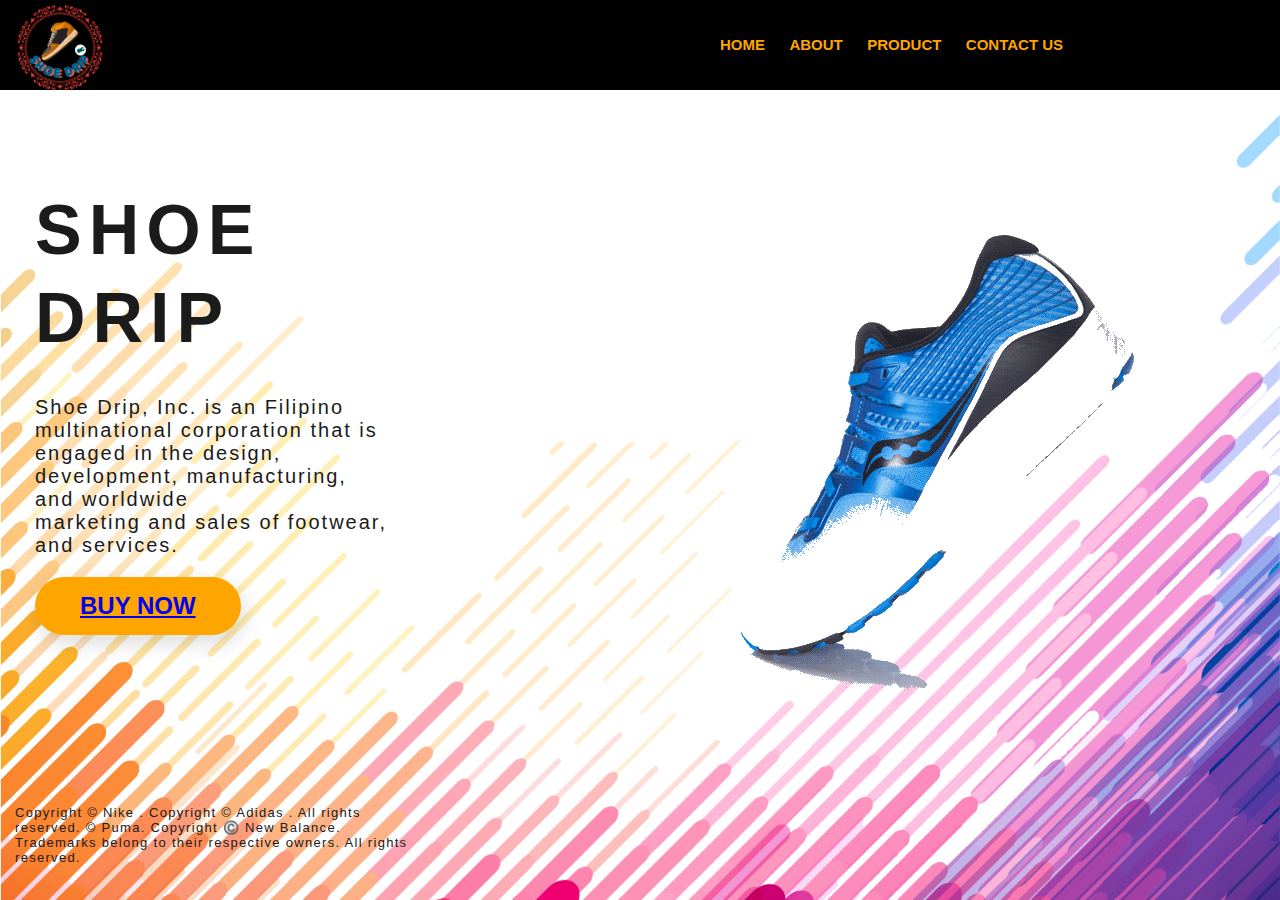
<file: index.html>
<!DOCTYPE html>
<html>
<head>
	<title>Shoe Drip</title>
	<link rel="stylesheet" type="text/css" href="index.css">
</head>
<body>
<div class="container">

         <div class="navbar">
            <img src="logo.png" class="logo">
             <nav>
                 <div class="menu">
                <ul>
                    <li><a href="index.html">Home</a></li>
                    <li><a href="about.html">About</a></li>
                    <li><a href="product.html">Product</a></li>
                    <li><a href="contact.html">Contact Us</a></li>
                </ul>
            </div>
             </nav>
             <a href=""><i class="fa cart fa-cart-plus"></i></a>
         </div>
         <div class="content">
             <h1>Shoe Drip <span class="style"></span></h1>
             <h3>Shoe Drip, Inc. is an Filipino multinational corporation that is <br>engaged in the design, development, manufacturing,<br>and worldwide <br>marketing and sales of footwear, and services. 
            </h3>
             
            <div class="text">
                <button class="btn"><a href="product.html">Buy Now</a></button>
            </div>       
        </div>
        <div class = "image">
        <img src="nike.gif">
     </div>

   <div class= "copywrite">
<p>Copyright © Nike . Copyright © Adidas . All rights reserved. © Puma. Copyright ©️ New Balance. Trademarks belong to their respective owners. All rights reserved.</p>
   </div>
</body>
</html>
</file>
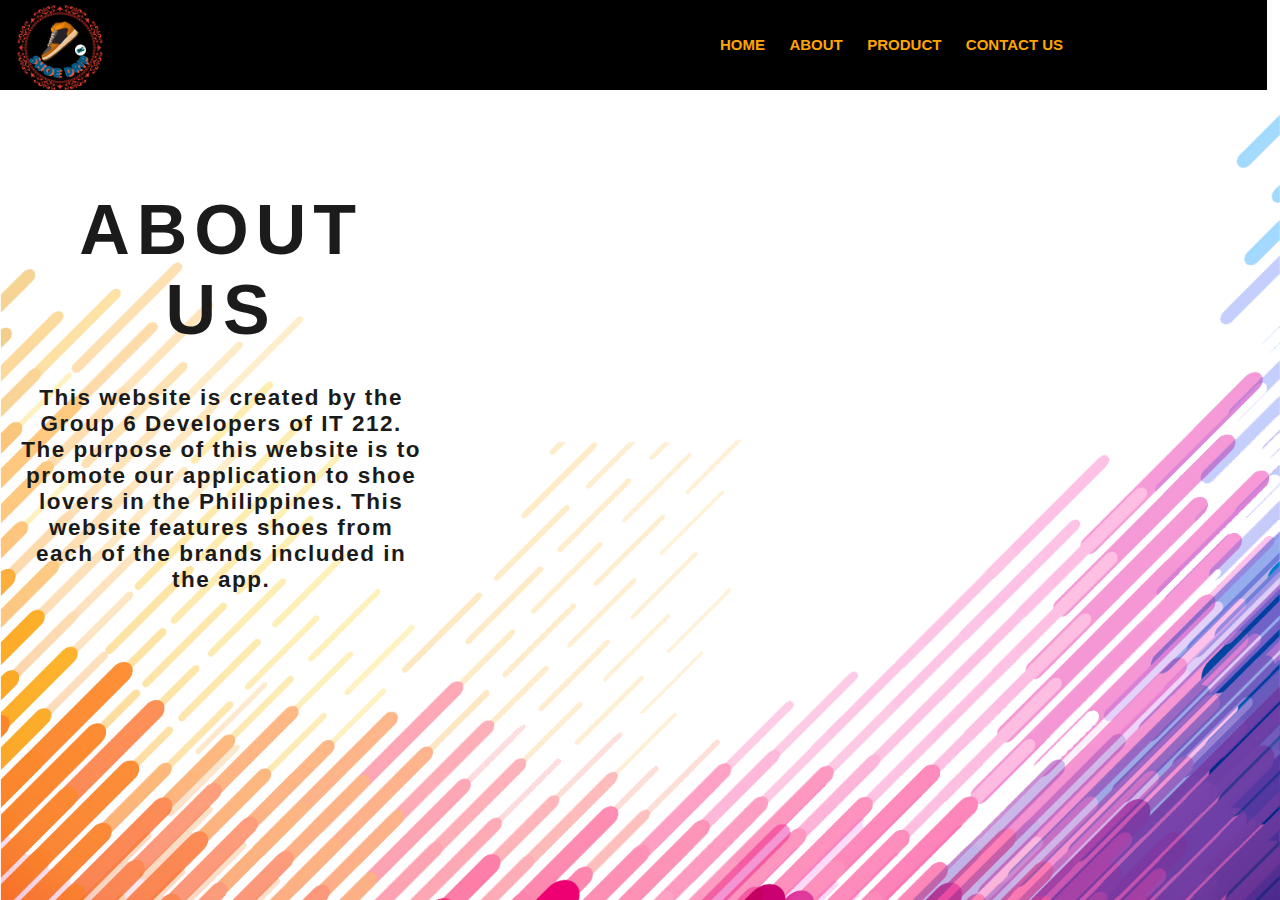
<file: about.html>
<!DOCTYPE html>
<html>
<head>
	<title>Shoe Drip</title>
	<link rel="stylesheet" type="text/css" href="aboutcss.css">
</head>
<body>
<div class="container">
         <div class="navbar">
            <img src="logo.png" class="logo">
             <nav>
                 <div class="menu">
                <ul>
                    <li><a href="index.html">Home</a></li>
                    <li><a href="about.html">About</a></li>
                    <li><a href="product.html">Product</a></li>
                    <li><a href="contact.html">Contact Us</a></li>
                </ul>
            </div>
             </nav>
             <a href=""><i class="fa cart fa-cart-plus"></i></a>
         </div>
         <div class="content">
             <center><h1>About Us</h1></center>
             <p><h2> This website is created by the Group 6 Developers of IT 212. The purpose of this website is to promote our application to shoe lovers in the Philippines. This website features shoes from each of the brands included in the app. 
            </p></h2></h2></center>
             
            <div class="text">
            </div>       
        </div>
      
     </div>
</body>
</html>
</file>
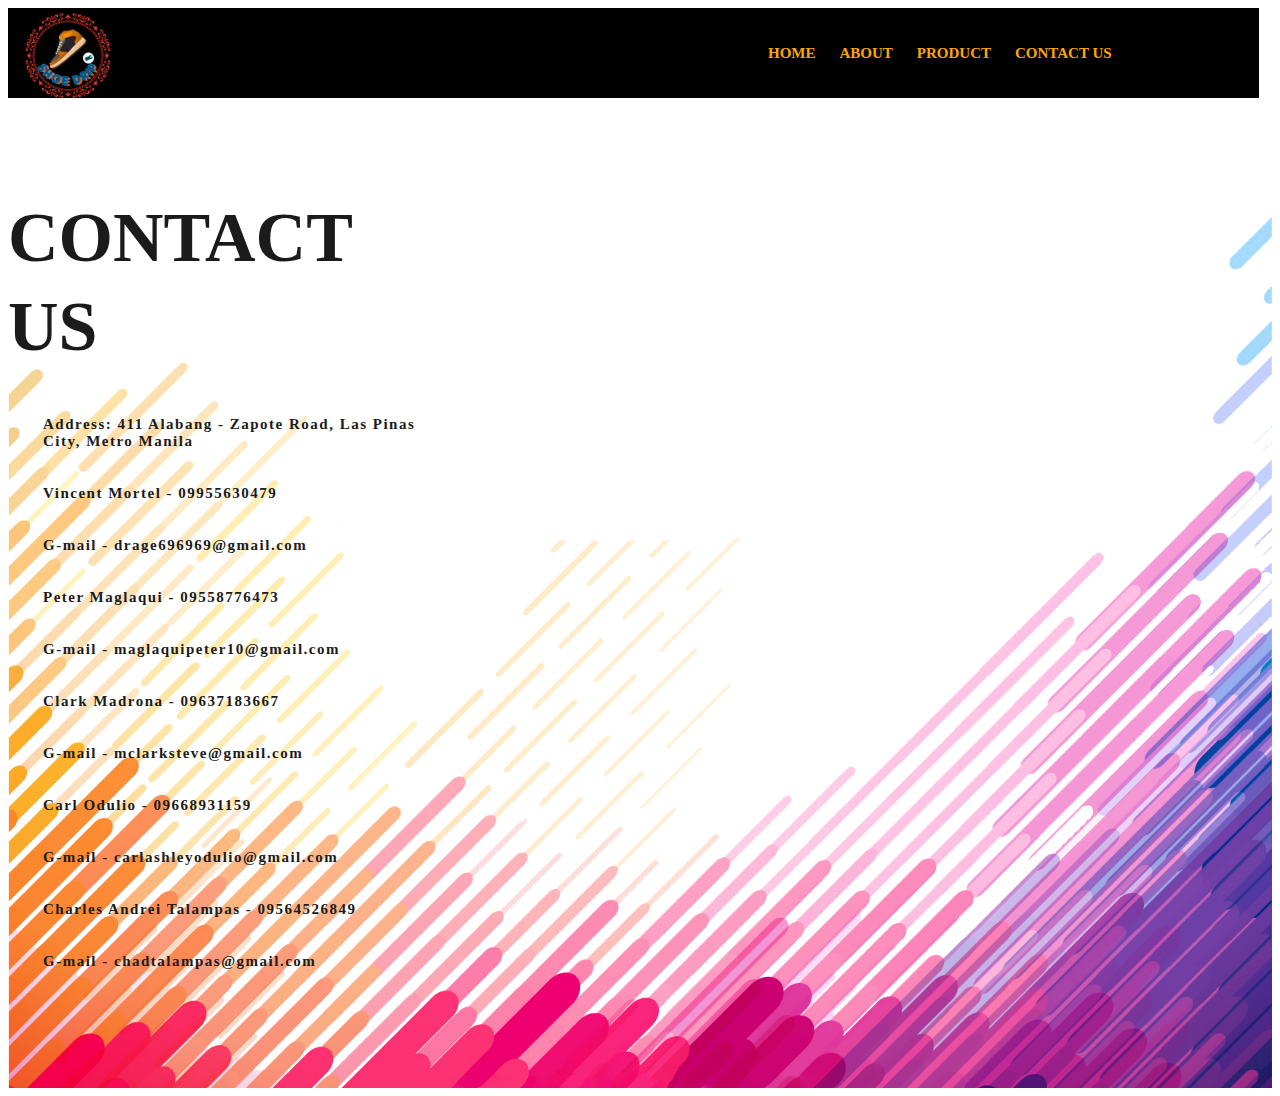
<file: contact.html>
<!DOCTYPE html>
<html>
<head>
	<title>Shoe Drip</title>
	<link rel="stylesheet" type="text/css" href="contact.css">
</head>
<body>
</video>
<div class="container">
         <div class="navbar">
            <img src="logo.png" class="logo">
             <nav>
                 <div class="menu">
                <ul>
                    <li><a href="home.html">Home</a></li>
                    <li><a href="about.html">About</a></li>
                    <li><a href="product.html">Product</a></li>
                    <li><a href="contact.html">Contact Us</a></li>
                </ul>
            </div>
             </nav>
             <a href=""><i class="fa cart fa-cart-plus"></i></a>
         </div>
         <div class="content">
             <h1>Contact Us <span class="style"></span></h1>
             <p>Address: 411 Alabang - Zapote Road, Las Pinas City, Metro Manila <br> 
            </p>
            <p>Vincent Mortel - 09955630479</p>
            <p>G-mail - drage696969@gmail.com</p>
            <p>Peter Maglaqui - 09558776473 </p> 
            <p>G-mail - maglaquipeter10@gmail.com</p>
            <p>Clark Madrona - 09637183667 </p>
            <p>G-mail - mclarksteve@gmail.com</p>
            <p>Carl Odulio - 09668931159 </p>
            <p>G-mail - carlashleyodulio@gmail.com</p>
            <p>Charles Andrei Talampas - 09564526849</p>
            <p>G-mail - chadtalampas@gmail.com</p>
            </div>       
            <embed id="video" style="width:360px; height:250px;" src="https://www.youtube.com/embed/LImdbukzcUg"></embed>
</div>

</body>
</html>
</file>
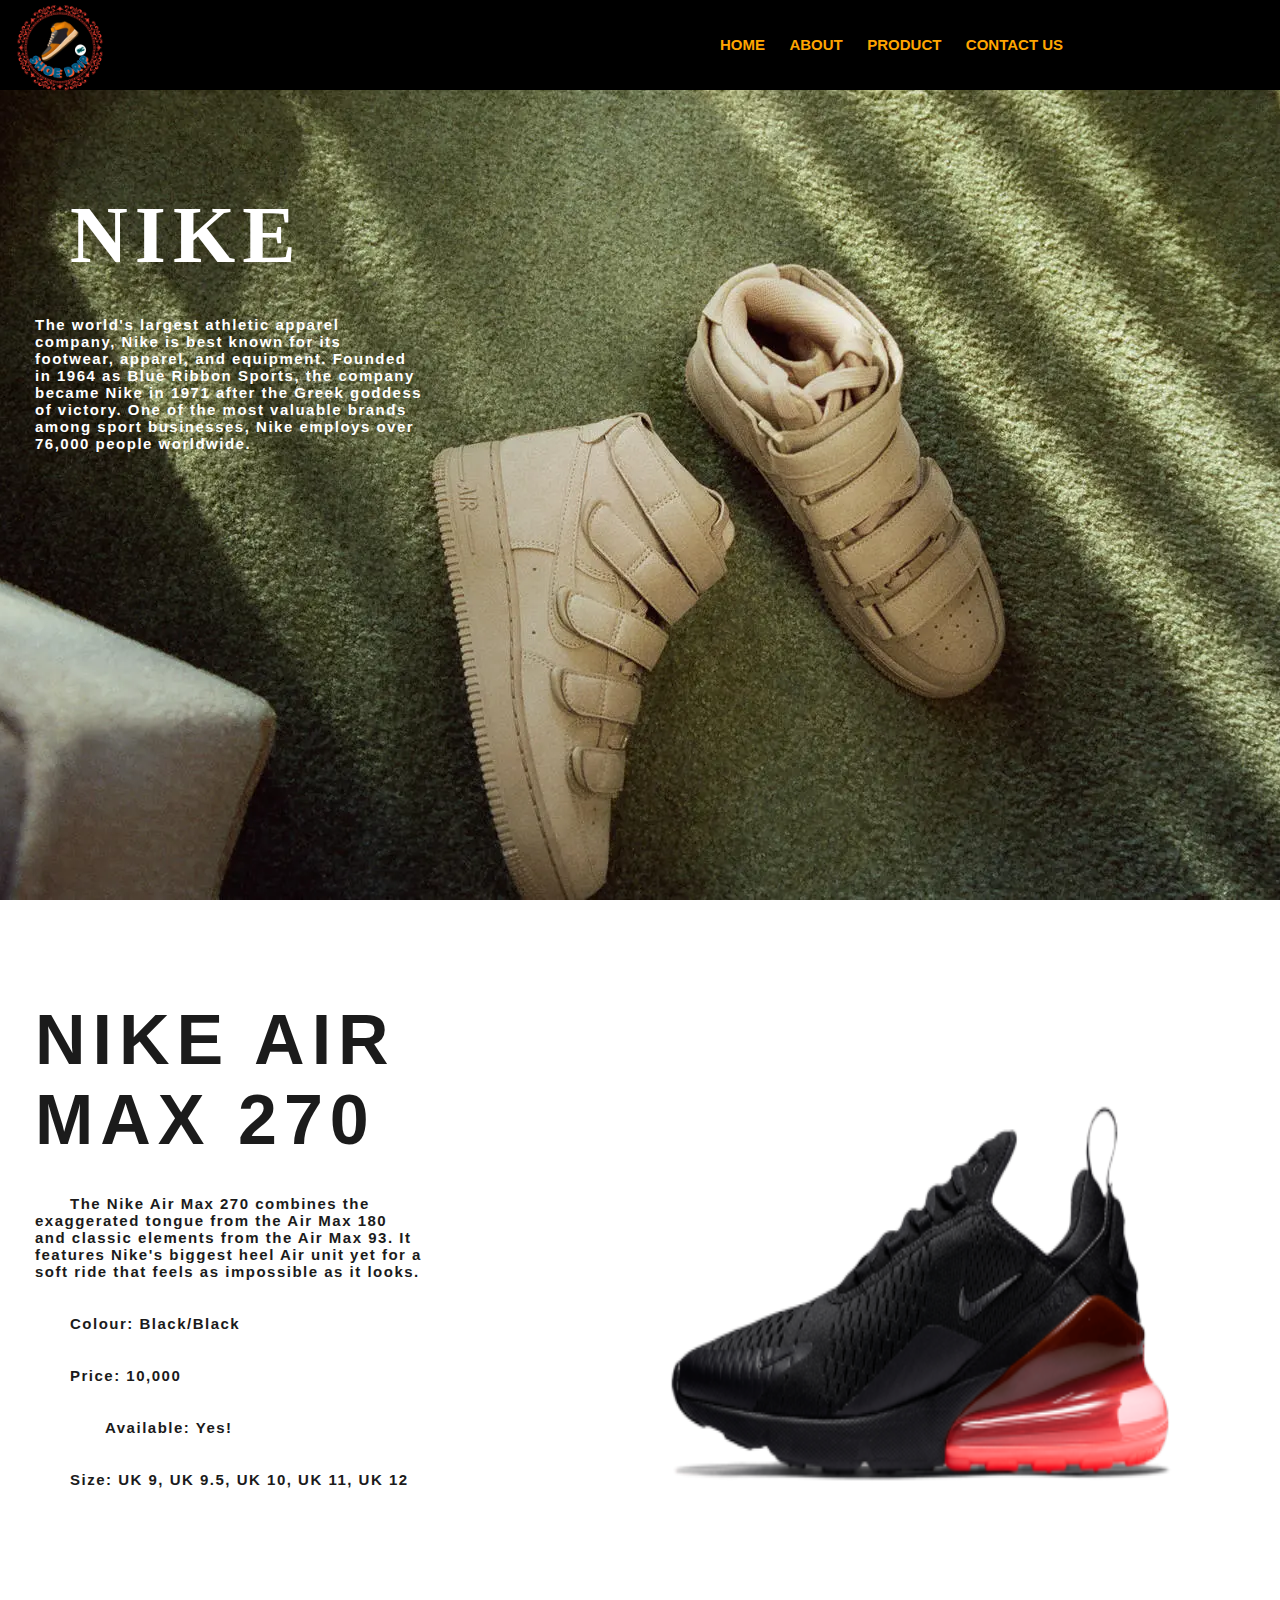
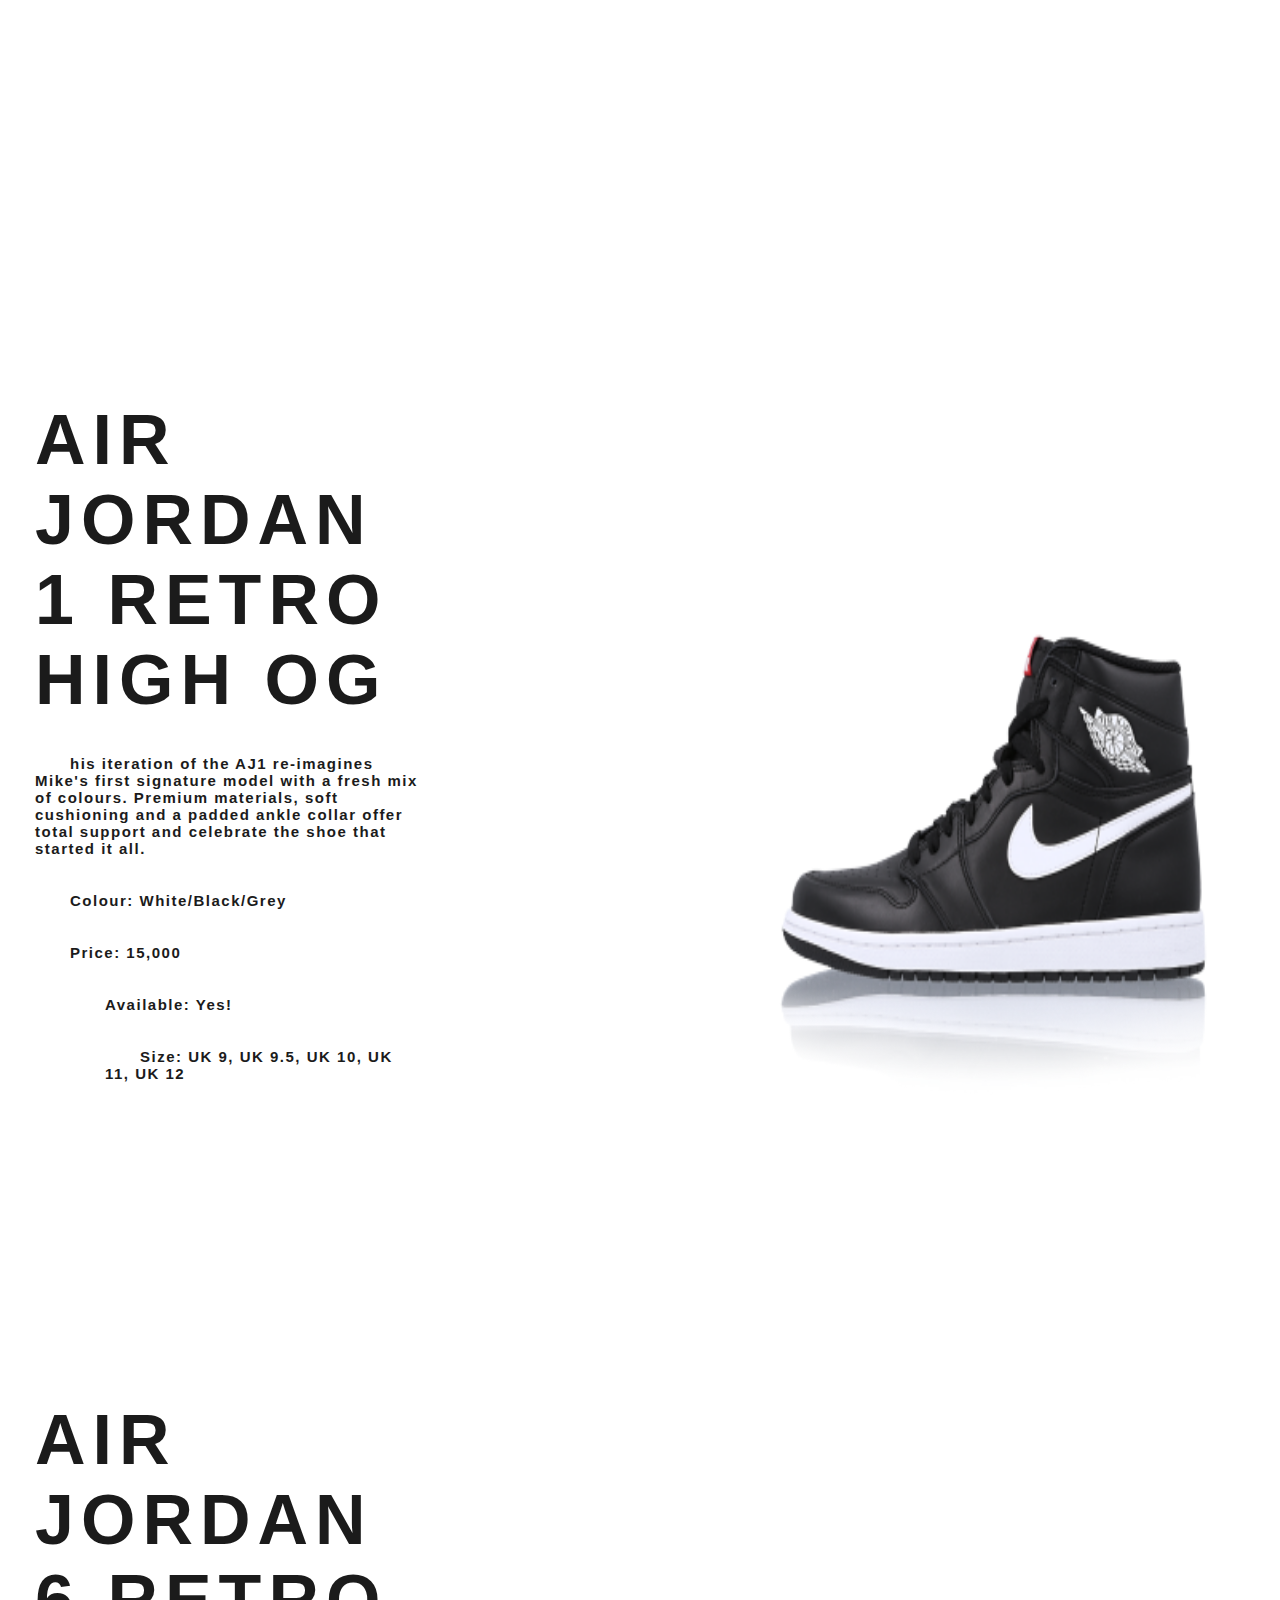
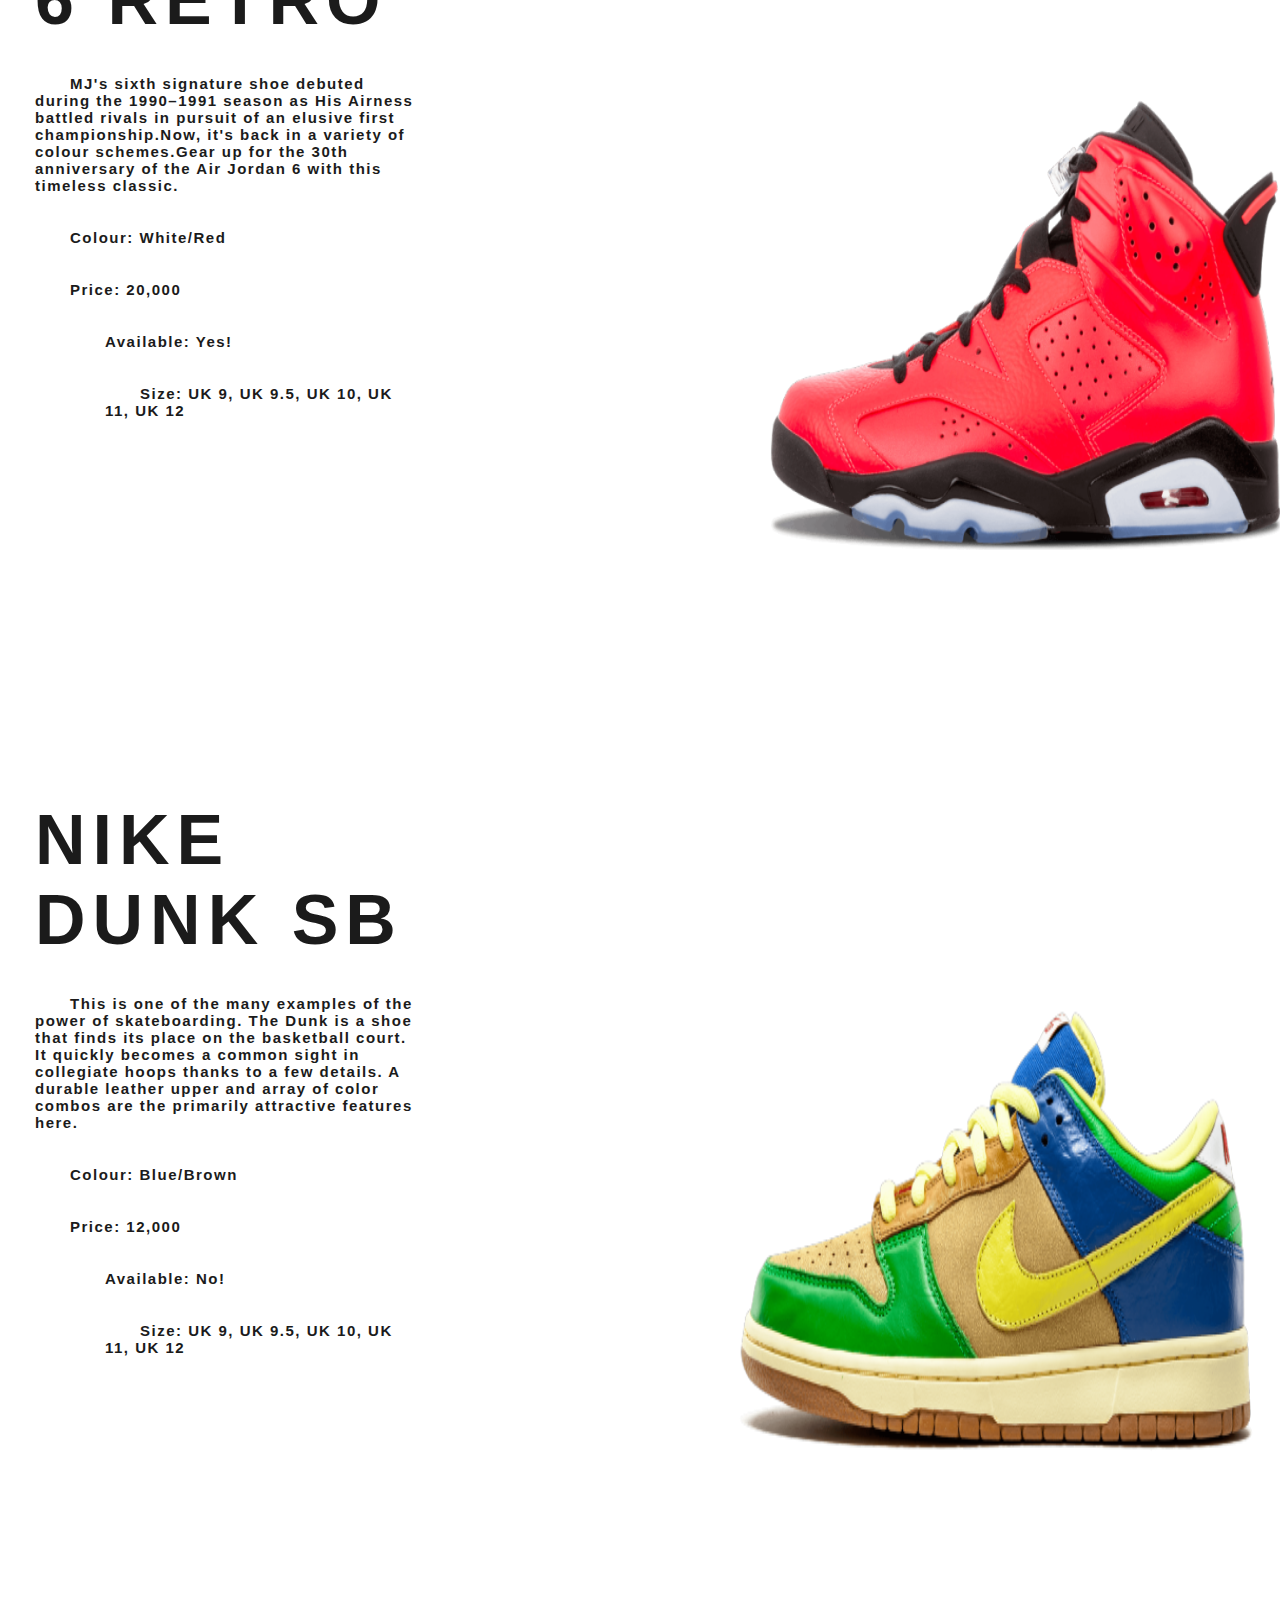
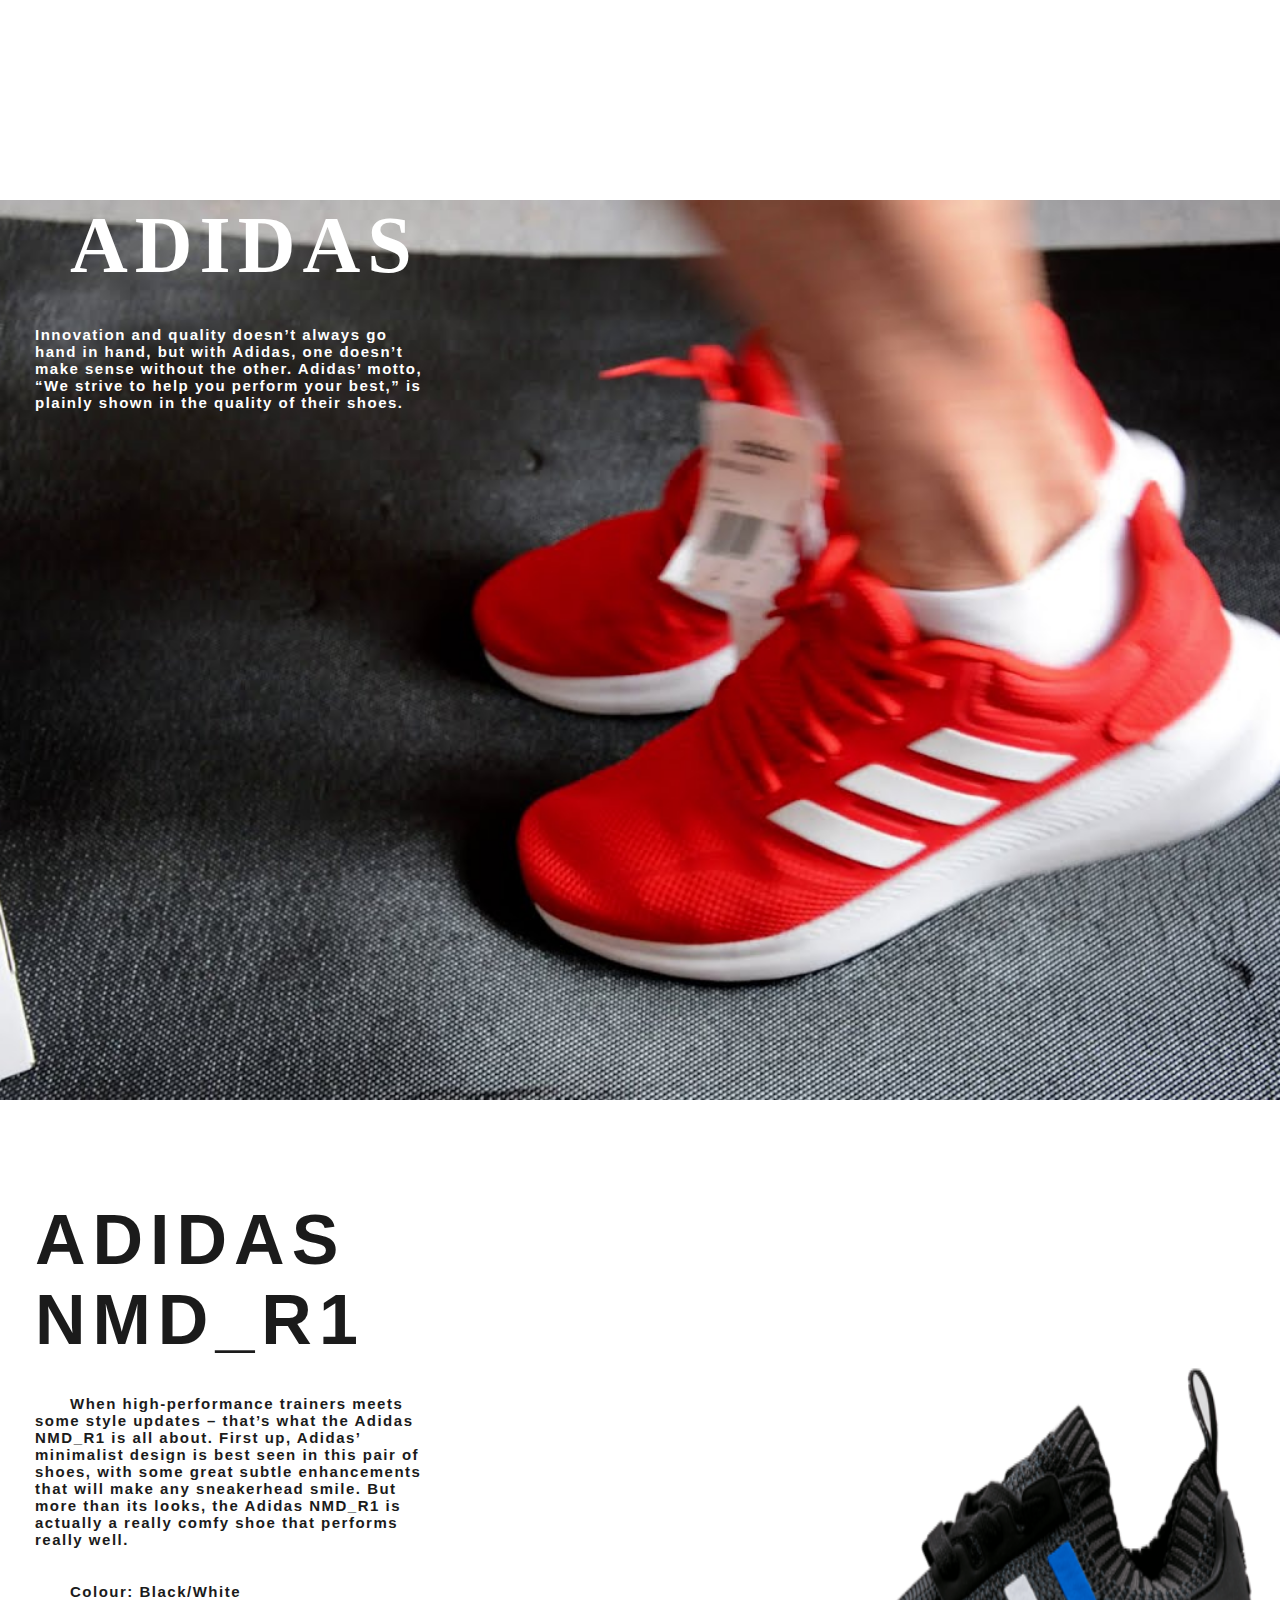
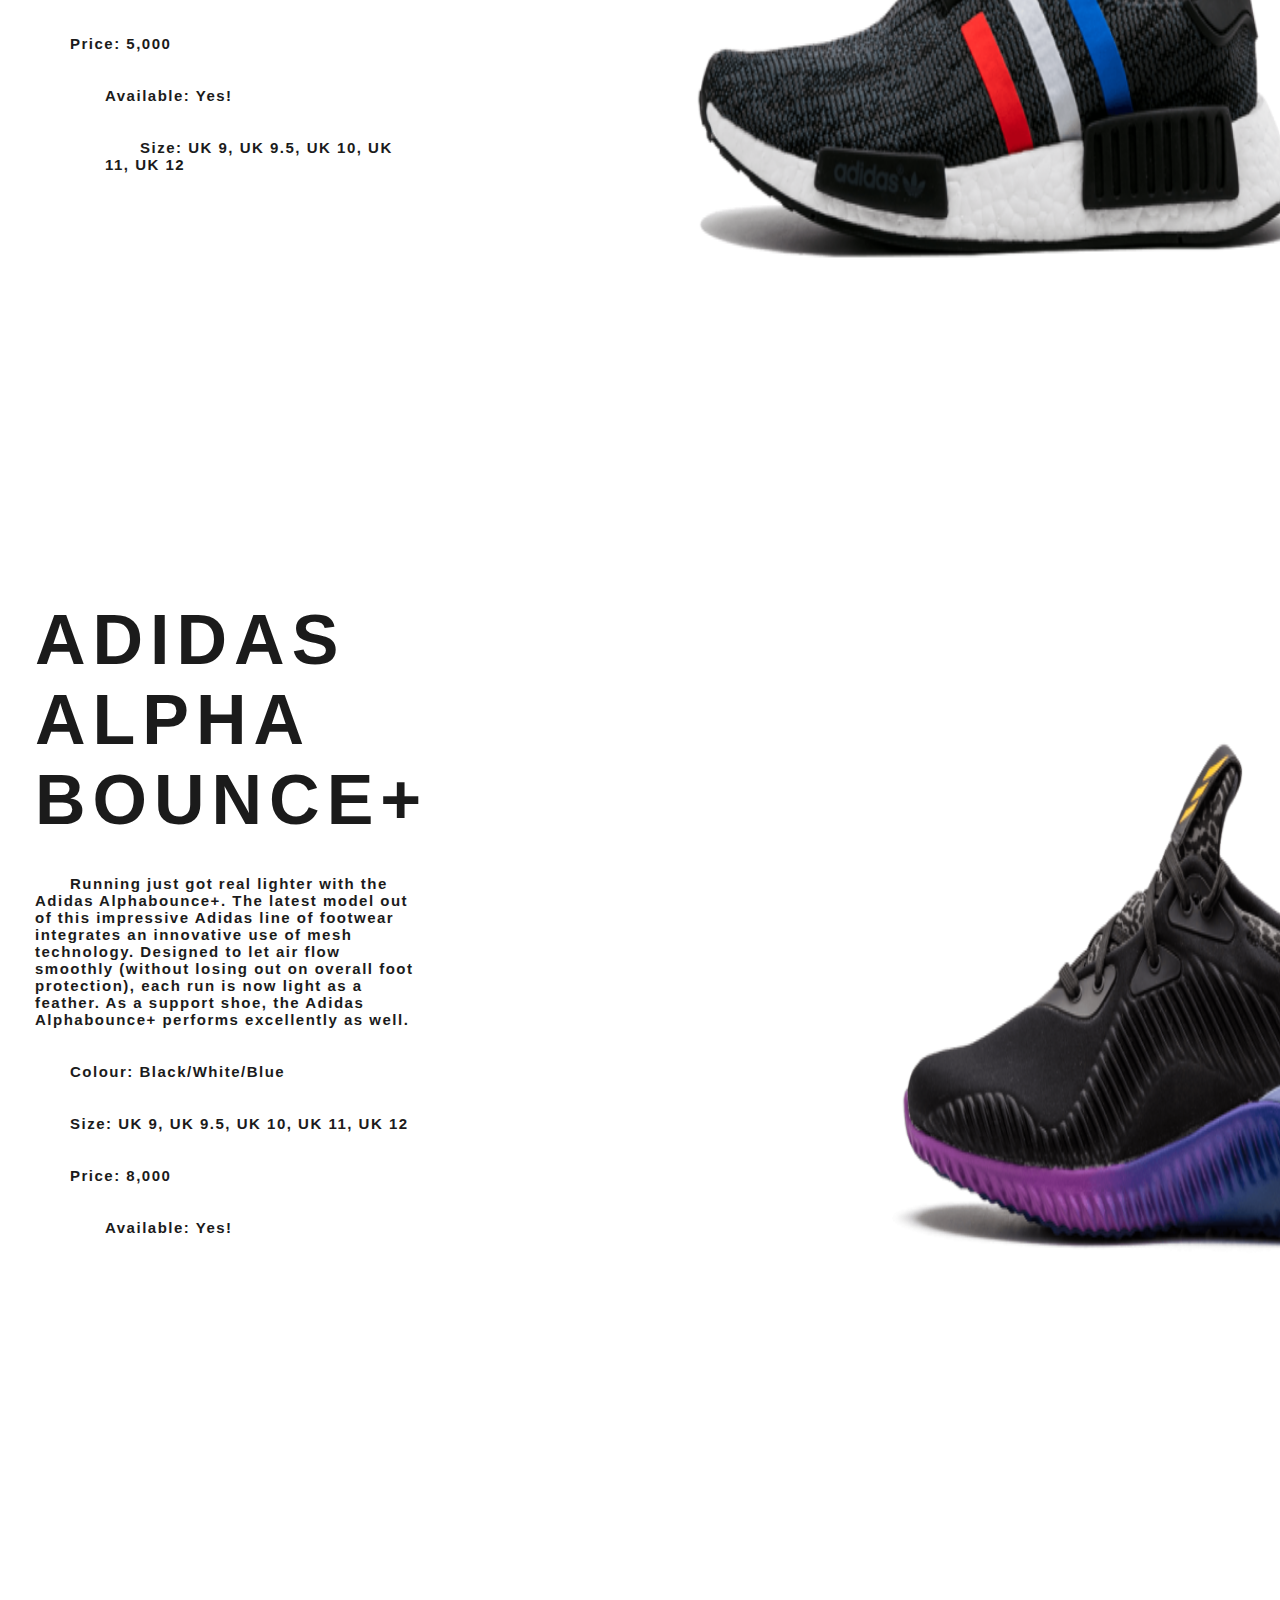
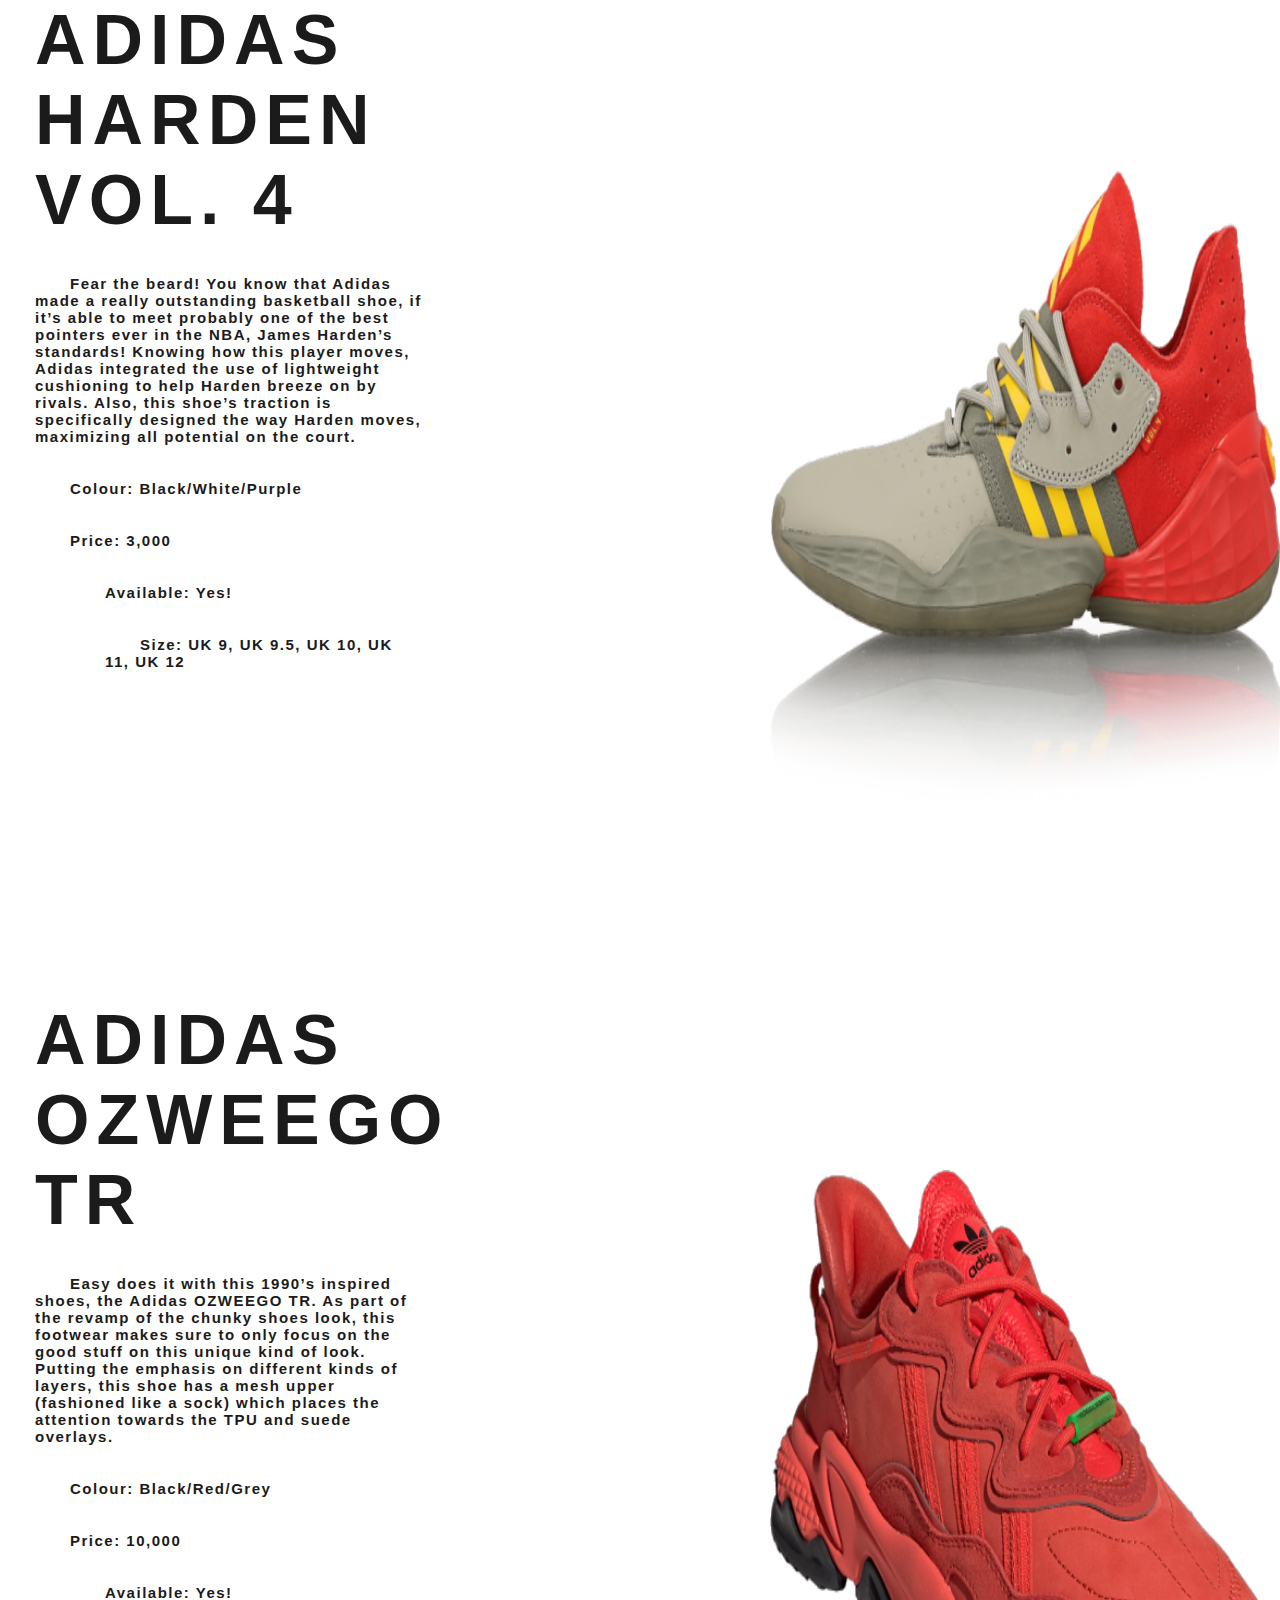
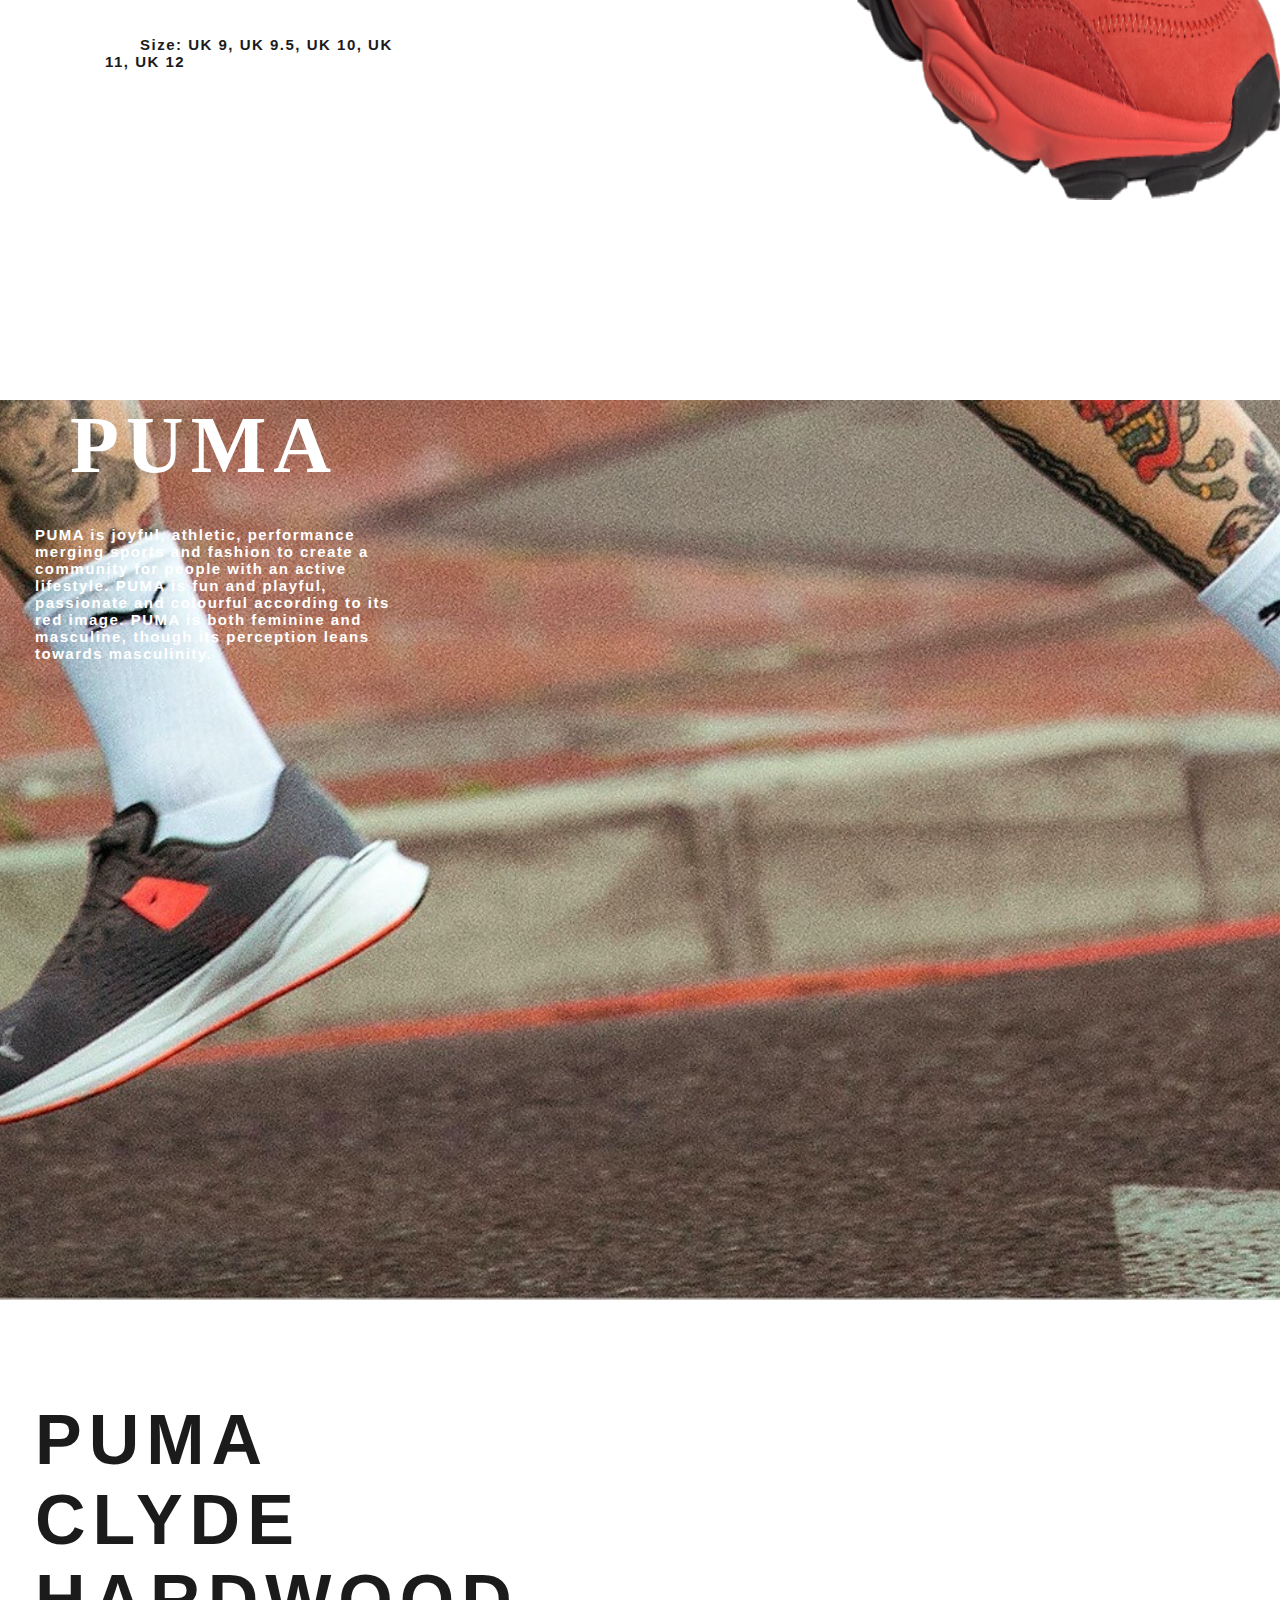
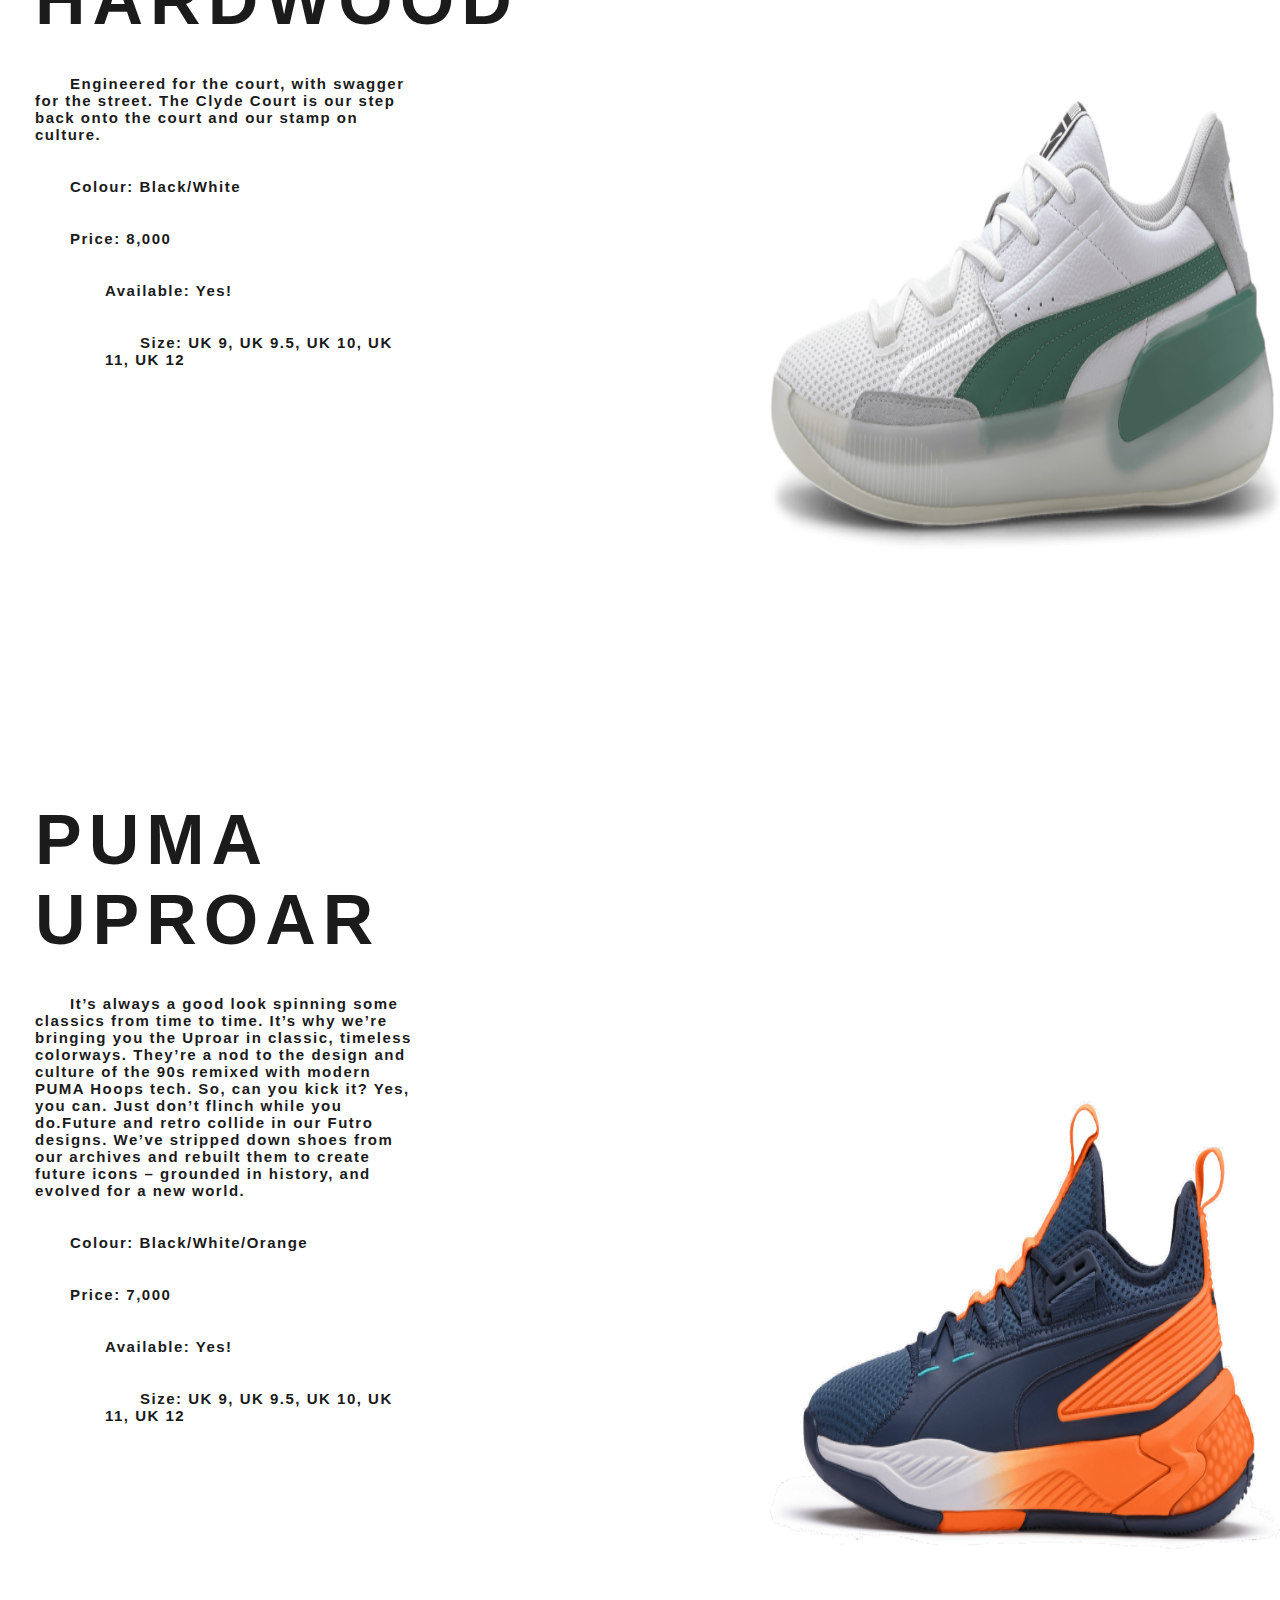
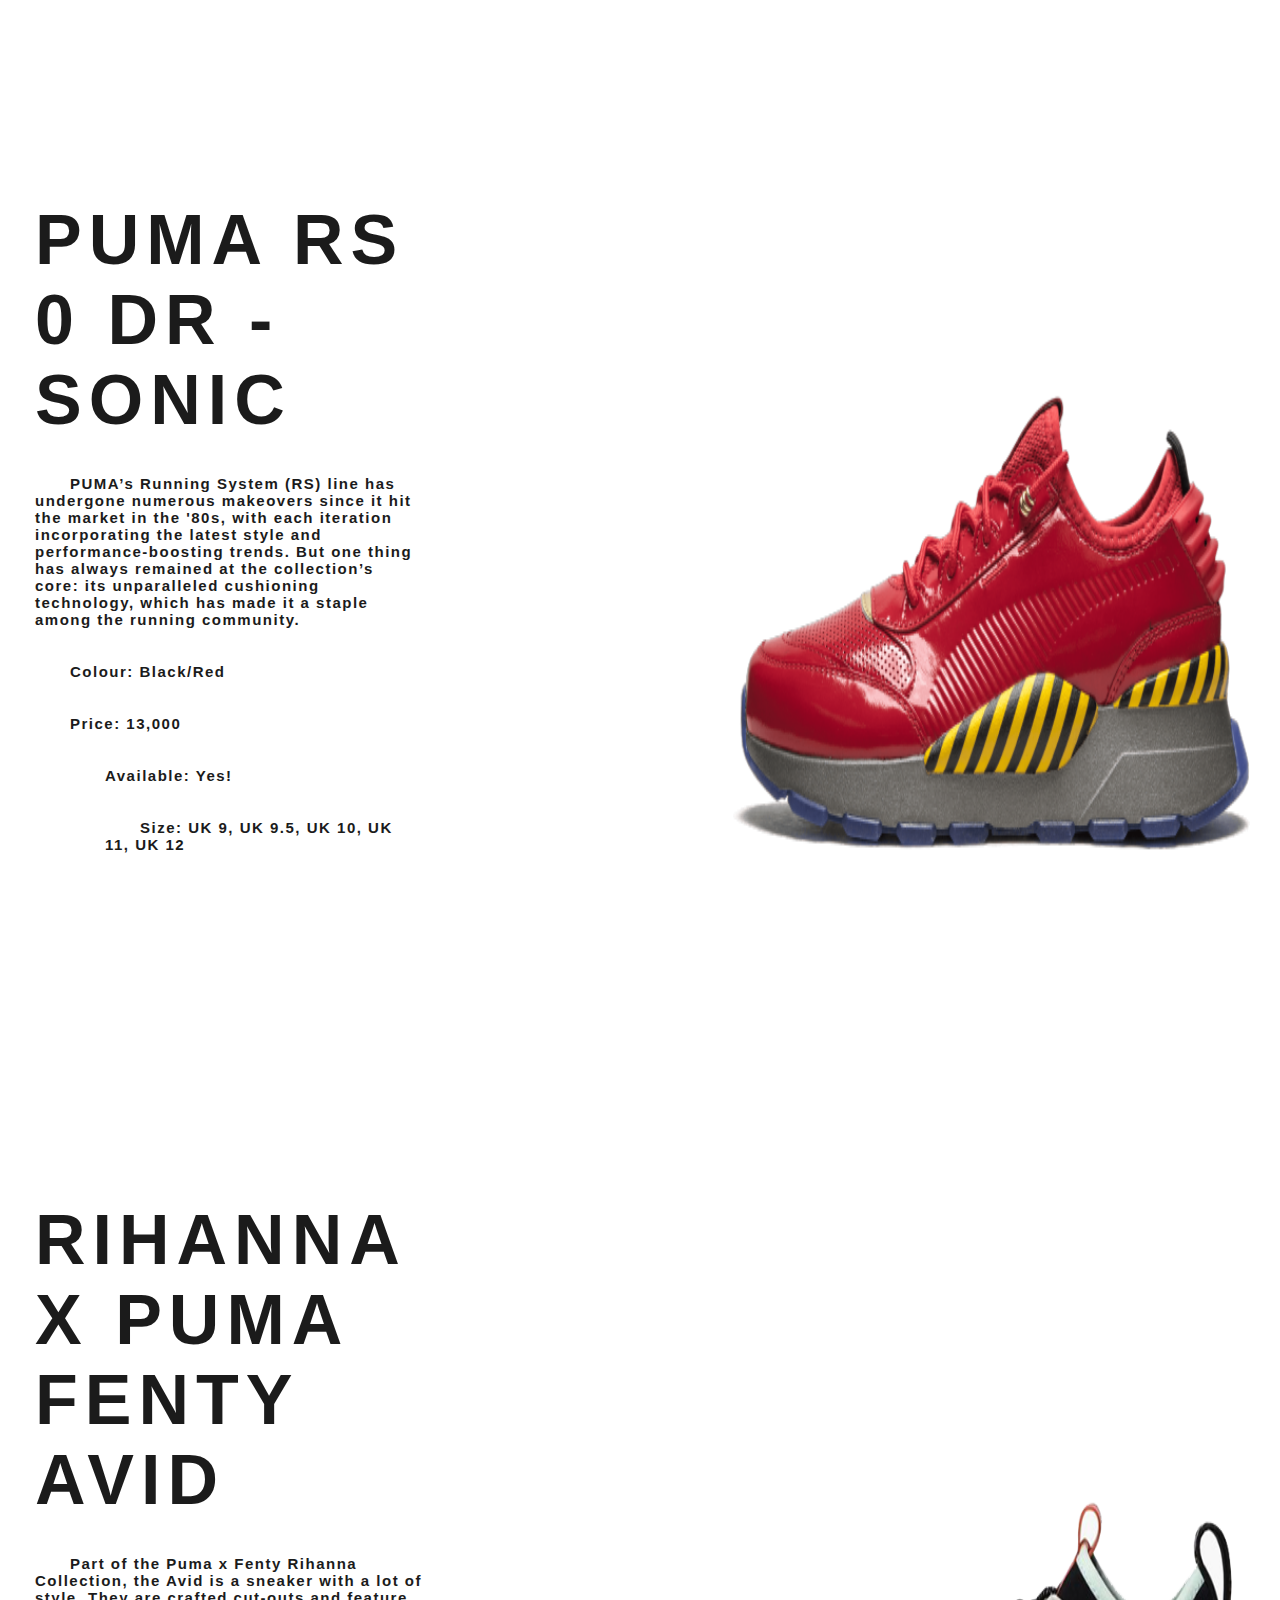
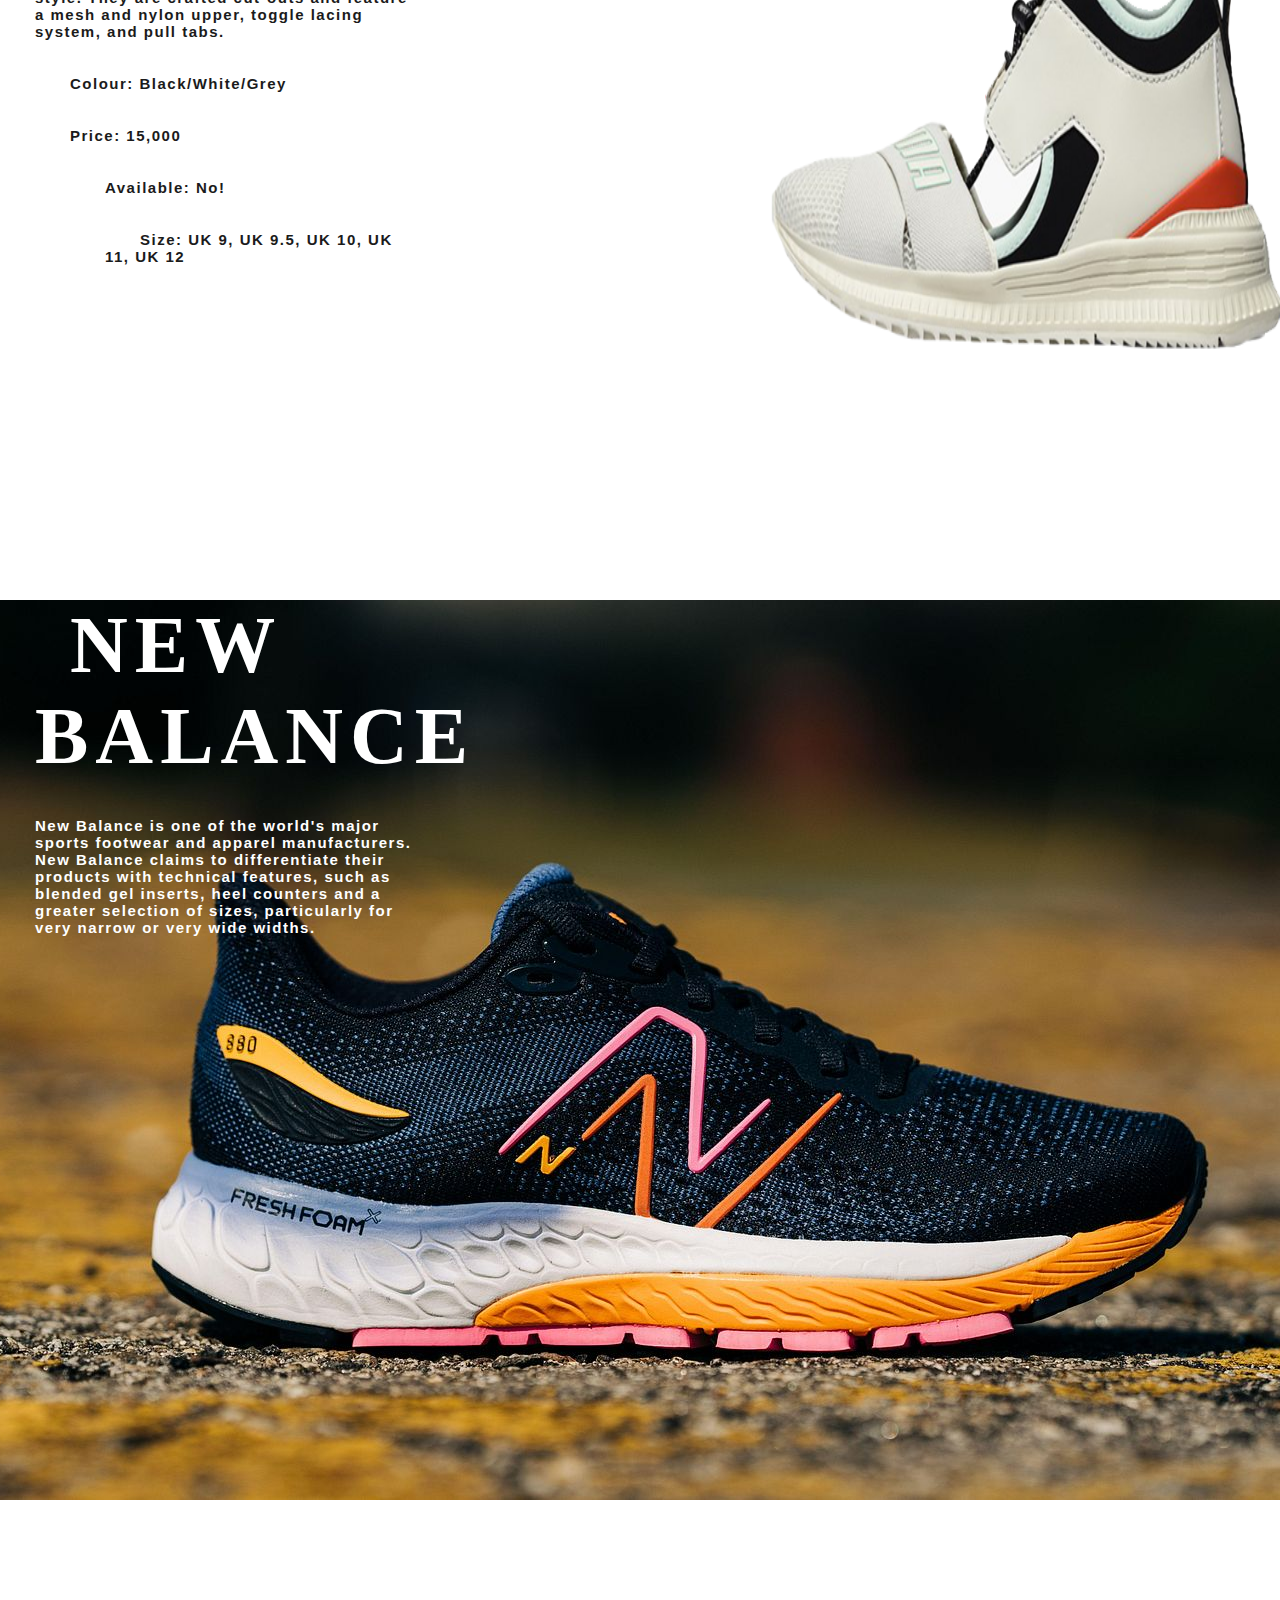
<file: product.html>
<!DOCTYPE html>
<html>
<head>
	<title>Product</title>
	<link rel="stylesheet" type="text/css" href="productcss.css">
</head>
<body>
<div class="nike">
         <div class="navbar">
            <img src="logo.png" class="logo">
             <nav>
                 <div class="menu">
                <ul>
                    <li><a href="index.html">Home</a></li>
                    <li><a href="about.html">About</a></li>
                    <li><a href="product.html">Product</a></li>
                    <li><a href="contact.html">Contact Us</a></li>
                </ul>
            </div>
             </nav>
             <a href=""><i class="fa cart fa-cart-plus"></i></a>
         </div>
         <div class="laman">
             <h1><span class="style">NIKE</span></h1>
             <h3>The world's largest athletic apparel company, Nike is best known for its footwear, apparel, and equipment. Founded in 1964 as Blue Ribbon Sports, the company became Nike in 1971 after the Greek goddess of victory. One of the most valuable brands among sport businesses, Nike employs over 76,000 people worldwide. 
            </h3>
             
      
        </div>
     </div>
<div id="sapatos">
         <div class="laman">
             <h1>Nike Air Max 270</h1>
             <h3><span class="loob">The Nike Air Max 270 combines the exaggerated tongue from the Air Max 180 and classic elements from the Air Max 93. It features Nike's biggest heel Air unit yet for a soft ride that feels as impossible as it looks.
		 </span></h3>
             <h3><span class="loob">Colour: Black/Black
		 </span></h3>
             <h3><span class="loob">Price: 10,000
             <h3><span class="loob">Available: Yes!
		 </span></h3>
		 </span></h3>
             <h3><span class="loob">Size: UK 9, UK 9.5, UK 10, UK 11, UK 12
		 </span></h3>
		 <img src="nike1.png" id="picture">
        </div>
</div>
<div id="sapatos">
         <div class="laman">
             <h1>Air Jordan 1 Retro High OG</h1>
             <h3><span class="loob">his iteration of the AJ1 re-imagines Mike's first signature model with a fresh mix of colours. Premium materials, soft cushioning and a padded ankle collar offer total support and celebrate the shoe that started it all.
		 </span></h3>
             <h3><span class="loob">Colour: White/Black/Grey
		 </span></h3>
            <h3><span class="loob">Price: 15,000
             <h3><span class="loob">Available: Yes!
             <h3><span class="loob">Size: UK 9, UK 9.5, UK 10, UK 11, UK 12
		 </span></h3>
		 <img src="nike2.png" id="picture">
        </div>
</div>
<div id="sapatos">
         <div class="laman">
             <h1>Air Jordan 6 Retro</h1>
             <h3><span class="loob">MJ's sixth signature shoe debuted during the 1990–1991 season as His Airness battled rivals in pursuit of an elusive first championship.Now, it's back in a variety of colour schemes.Gear up for the 30th anniversary of the Air Jordan 6 with this timeless classic.
		 </span></h3>
             <h3><span class="loob">Colour: White/Red
		 </span></h3>
            <h3><span class="loob">Price: 20,000
             <h3><span class="loob">Available: Yes!
             <h3><span class="loob">Size: UK 9, UK 9.5, UK 10, UK 11, UK 12
		 </span></h3>
		 <img src="nike3.png" id="picture1">
        </div>
</div>
<div id="sapatos">
         <div class="laman">
             <h1>Nike Dunk SB</h1>
             <h3><span class="loob">This is one of the many examples of the power of skateboarding. The Dunk is a shoe that finds its place on the basketball court. It quickly becomes a common sight in collegiate hoops thanks to a few details. A durable leather upper and array of color combos are the primarily attractive features here.
		 </span></h3>
             <h3><span class="loob">Colour: Blue/Brown
		 </span></h3>
            <h3><span class="loob">Price: 12,000
             <h3><span class="loob">Available: No!
             <h3><span class="loob">Size: UK 9, UK 9.5, UK 10, UK 11, UK 12
		 </span></h3>
		 <img src="nike4.png" id="picture2">
        </div>
</div>
<div class="adidas">
         <div class="laman">
             <h1><span class="style">ADIDAS</span></h1>
             <h3>Innovation and quality doesn’t always go hand in hand, but with Adidas, one doesn’t make sense without the other. Adidas’ motto, “We strive to help you perform your best,” is plainly shown in the quality of their shoes.
            </h3>
             
      
        </div>
</div>
<div id="sapatos">
         <div class="laman">
             <h1>Adidas NMD_R1</h1>
             <h3><span class="loob">When high-performance trainers meets some style updates – that’s what the Adidas NMD_R1 is all about. First up, Adidas’ minimalist design is best seen in this pair of shoes, with some great subtle enhancements that will make any sneakerhead smile. But more than its looks, the Adidas NMD_R1 is actually a really comfy shoe that performs really well.
		 </span></h3>
             <h3><span class="loob">Colour: Black/White
		 </span></h3>
            <h3><span class="loob">Price: 5,000
             <h3><span class="loob">Available: Yes!
             <h3><span class="loob">Size: UK 9, UK 9.5, UK 10, UK 11, UK 12
		 </span></h3>
		 <img src="adidas1.png" id="picture2">
        </div>
</div>
<div id="sapatos">
         <div class="laman">
             <h1>Adidas Alpha bounce+</h1>
             <h3><span class="loob">Running just got real lighter with the Adidas Alphabounce+. The latest model out of this impressive Adidas line of footwear integrates an innovative use of mesh technology. Designed to let air flow smoothly (without losing out on overall foot protection), each run is now light as a feather. As a support shoe, the Adidas Alphabounce+ performs excellently as well.
		 </span></h3>
             <h3><span class="loob">Colour: Black/White/Blue
		 </span></h3>
             <h3><span class="loob">Size: UK 9, UK 9.5, UK 10, UK 11, UK 12
		 </span></h3>
            <h3><span class="loob">Price: 8,000
             <h3><span class="loob">Available: Yes!
		 <img src="adidas2.png" id="picture2">
        </div>
</div>
<div id="sapatos">
         <div class="laman">
             <h1>Adidas Harden Vol. 4</h1>
             <h3><span class="loob">Fear the beard! You know that Adidas made a really outstanding basketball shoe, if it’s able to meet probably one of the best pointers ever in the NBA, James Harden’s standards! Knowing how this player moves, Adidas integrated the use of lightweight cushioning to help Harden breeze on by rivals. Also, this shoe’s traction is specifically designed the way Harden moves, maximizing all potential on the court.
		 </span></h3>
             <h3><span class="loob">Colour: Black/White/Purple
		 </span></h3>
            <h3><span class="loob">Price: 3,000
             <h3><span class="loob">Available: Yes!
             <h3><span class="loob">Size: UK 9, UK 9.5, UK 10, UK 11, UK 12
		 </span></h3>
		 <img src="adidas3.png" id="picture3">
        </div>
</div>
<div id="sapatos">
         <div class="laman">
             <h1>Adidas OZWEEGO TR</h1>
             <h3><span class="loob">Easy does it with this 1990’s inspired shoes, the Adidas OZWEEGO TR. As part of the revamp of the chunky shoes look, this footwear makes sure to only focus on the good stuff on this unique kind of look. Putting the emphasis on different kinds of layers, this shoe has a mesh upper (fashioned like a sock) which places the attention towards the TPU and suede overlays.
		 </span></h3>
             <h3><span class="loob">Colour: Black/Red/Grey
		 </span></h3>
            <h3><span class="loob">Price: 10,000
             <h3><span class="loob">Available: Yes!
             <h3><span class="loob">Size: UK 9, UK 9.5, UK 10, UK 11, UK 12
		 </span></h3>
		 <img src="adidas4.png" id="picture3">
        </div>
</div>
<div class="puma">
         <div class="laman">
             <h1><span class="style">PUMA</span></h1>
             <h3>PUMA is joyful, athletic, performance merging sports and fashion to create a community for people with an active lifestyle. PUMA is fun and playful, passionate and colourful according to its red image. PUMA is both feminine and masculine, though its perception leans towards masculinity.
            </h3>
             
      
        </div>
</div>
<div id="sapatos">
         <div class="laman">
             <h1>Puma Clyde Hardwood</h1>
             <h3><span class="loob">Engineered for the court, with swagger for the street. The Clyde Court is our step back onto the court and our stamp on culture.
		 </span></h3>
             <h3><span class="loob">Colour: Black/White
		 </span></h3>
            <h3><span class="loob">Price: 8,000
             <h3><span class="loob">Available: Yes!
             <h3><span class="loob">Size: UK 9, UK 9.5, UK 10, UK 11, UK 12
		 </span></h3>
		 <img src="puma1.png" id="picture5">
        </div>
</div>
<div id="sapatos">
         <div class="laman">
             <h1>Puma Uproar</h1>
             <h3><span class="loob">It’s always a good look spinning some classics from time to time. It’s why we’re bringing you the Uproar in classic, timeless colorways. They’re a nod to the design and culture of the 90s remixed with modern PUMA Hoops tech. So, can you kick it? Yes, you can. Just don’t flinch while you do.Future and retro collide in our Futro designs. We’ve stripped down shoes from our archives and rebuilt them to create future icons – grounded in history, and evolved for a new world.
		 </span></h3>
             <h3><span class="loob">Colour: Black/White/Orange
		 </span></h3>
            <h3><span class="loob">Price: 7,000
             <h3><span class="loob">Available: Yes!
             <h3><span class="loob">Size: UK 9, UK 9.5, UK 10, UK 11, UK 12
		 </span></h3>
		 <img src="puma2.png" id="picture1">
        </div>
</div>
<div id="sapatos">
         <div class="laman">
             <h1>Puma Rs 0 Dr - Sonic</h1>
             <h3><span class="loob">PUMA’s Running System (RS) line has undergone numerous makeovers since it hit the market in the '80s, with each iteration incorporating the latest style and performance-boosting trends. But one thing has always remained at the collection’s core: its unparalleled cushioning technology, which has made it a staple among the running community.
		 </span></h3>
             <h3><span class="loob">Colour: Black/Red
		 </span></h3>
            <h3><span class="loob">Price: 13,000
             <h3><span class="loob">Available: Yes!
             <h3><span class="loob">Size: UK 9, UK 9.5, UK 10, UK 11, UK 12
		 </span></h3>
		 <img src="puma3.png" id="picture2">
        </div>
</div>
<div id="sapatos">
         <div class="laman">
             <h1>Rihanna X Puma Fenty Avid</h1>
             <h3><span class="loob">Part of the Puma x Fenty Rihanna Collection, the Avid is a sneaker with a lot of style. They are crafted cut-outs and feature a mesh and nylon upper, toggle lacing system, and pull tabs.
		 </span></h3>
             <h3><span class="loob">Colour: Black/White/Grey
		 </span></h3>
            <h3><span class="loob">Price: 15,000
             <h3><span class="loob">Available: No!
             <h3><span class="loob">Size: UK 9, UK 9.5, UK 10, UK 11, UK 12
		 </span></h3>
		 <img src="puma4.png" id="picture1">
        </div>
</div>
<div class="newbalance">
         <div class="laman">
             <h1><span class="style">NEW BALANCE</span></h1>
             <h3>New Balance is one of the world's major sports footwear and apparel manufacturers. New Balance claims to differentiate their products with technical features, such as blended gel inserts, heel counters and a greater selection of sizes, particularly for very narrow or very wide widths.
            </h3>
             
      
        </div>
</div>
<div id="sapatos">
         <div class="laman">
             <h1>New Balance Hanzo S</h1>
             <h3><span class="loob">The Hanzo S is a racing flat with a 4mm heel differential. It is ideally suited for 5Ks and marathons. The shoe has a really minimalist feel, is quite aggressive, and is very responsive. It also brings a really good wraparound fit and security that should be needed when trying to lower personal best times.
		 </span></h3>
             <h3><span class="loob">Colour: Black/Green
		 </span></h3>
            <h3><span class="loob">Price: 800
             <h3><span class="loob">Available: Yes!
             <h3><span class="loob">Size: UK 9, UK 9.5, UK 10, UK 11, UK 12
		 </span></h3>
		 <img src="nb1.png" id="picture5">
        </div>
</div>
<div id="sapatos">
         <div class="laman">
             <h1>Fresh Foam Arishi v3</h1>
             <h3><span class="loob">The New Balance Fresh Foam Arishi v3 is a lightweight running shoe that aims to provide an efficient and ultra-cushioned ride. This neutral running shoe is suitable for runners seeking for comfort, protection, and flexibility. It is ideal for walking, running, and workout sessions.
		 </span></h3>
             <h3><span class="loob">Colour: Black/Blue
		 </span></h3>
            <h3><span class="loob">Price: 2000
             <h3><span class="loob">Available: No!
             <h3><span class="loob">Size: UK 9, UK 9.5, UK 10, UK 11, UK 12
		 </span></h3>
		 <img src="nb2.png" id="picture6">
        </div>
</div>
<div id="sapatos">
         <div class="laman">
             <h1>Kawhi 1 Leonard White</h1>
             <h3><span class="loob">Kawhi Leonard's first real signature shoe provides good traction on indoor and outdoor courts, but you will need to wipe regularly on dusty courts. The Fuel Cell cushion setup is very similar to the OMN1S, but with caging in the heel. Overall this setup is very responsive and bouncy with a lot of court feel, but the heel is a little firm. The materials are decent, but considering the premium price, they could have been better.
		 </span></h3>
             <h3><span class="loob">Colour: White
		 </span></h3>
            <h3><span class="loob">Price: 500
             <h3><span class="loob">Available: Yes!
             <h3><span class="loob">Size: UK 9, UK 9.5, UK 10, UK 11, UK 12
		 </span></h3>
		 <img src="nb3.png" id="picture5">
        </div>
</div>
<div id="sapatos">
         <div class="laman">
             <h1>Fresh Foam X Tempo v2</h1>
             <h3><span class="loob">The New Balance Fresh Foam Tempo X v2 energizes your runs, workouts and everything in between. Constructed with the softest Fresh Foam X midsole to date, these neutral shoes deliver plush comfort with a touch of support. Prepare for soft and flexible landings with excellent ground feedback from every stride. Slide into the stretchy and supportive HYPOKNIT upper and look good no matter what you're doing.
		 </span></h3>
             <h3><span class="loob">Colour: White/Green/Yellow
		 </span></h3>
            <h3><span class="loob">Price: 1,200
             <h3><span class="loob">Available: Yes!
             <h3><span class="loob">Size: UK 9, UK 9.5, UK 10, UK 11, UK 12
		 </span></h3>
		 <img src="nb4.png" id="picture6">
        </div>
</div>

</body>
</html>v
</file>
<file: index.css>
* {
    margin: 0;
    padding: 0;
    font-family: 'Poppins', sans-serif;
}
.container {
    height: 100vh;
    width: 100%;
    background-image: url(bg.png);
    background-position: center;
    background-size: cover;
    padding-right: 67.01%;
    padding-left: 0%;
    box-sizing: border-box;
    position: relative;
}
.navbar {
    width: 303%;
    height: 10vh;
    margin: 0;
    display: flex;
    align-items: center;
    background-color: #000;

}
.logo {
    width: 100px;
    margin-top: 10px;
    margin-left: 10px;
    cursor: pointer;
}
nav {
    flex: 1;
    padding-left: 600px;
}
nav ul li {
    display:inline-block ;
    list-style: none;
    margin:10px;
}
nav ul li a {
    text-decoration: none;
    color: orange;
    text-transform: uppercase;
    font-size: 15px;
    font-weight: 600;
}
nav ul li a:hover {
    color:#87CEEB;
}
.content {
    position: relative;
}
h1 {
    text-transform: uppercase;
    font-weight: 800;
    margin-top: 100px;
    letter-spacing: .1em;
    font-size: 70px;
    color: #1b1b1b;
    margin-left: 35px;
}
h1 .style {
    color: black;
    font-size: 80px;
    font-weight: 800;
    font-family: 'Lobster', cursive;
    margin-left: 35px;
}
h3 {
    font-size: 20px;
    font-weight: 100;
    letter-spacing: .1em;
    margin-top: 35px;
    margin-left: 35px;
    color: #1b1b1b;
}
.text {
    position: relative;
    display: flex;
    align-items: center;
}
.btn {
    background-color: orange;
    margin-top: 20px;
    margin-left: 35px;
    padding: 15px 45px;
    text-align: center;
    border: none;
    outline: none;
    transition: .5s;
    text-transform: uppercase;
    color: #1b1b1b;
    cursor: pointer;
    font-weight: 700;
    font-size: 24px;
    display: block;
    border-radius: 30px;
    background-size: 200% auto;
    box-shadow: 3px 8px 22px rgba(22,21,21,.15);
}
.btn:hover{
    transform: scale(1.1);
    transition: all .5s;
    margin-left: 35px;
}
.social-media {
    font-family: 'Poppins', sans-serif;
    margin-top: 80px;
    margin-left: 50px;
    text-decoration: none;
    font-size: 27px;
 }
 .icons {
    color: black;
    padding: 12px 12px 10px 12px;
    border-radius: 50%;
    margin-left: 10px;
    width: 27px;
    text-align: center;
    height: 27px;
    background-color: #fff;
    box-shadow: 3px 8px 22px rgba(22, 21, 21, 0.15);
 }
 .icons:hover {
    transform: scale(1.1);
    color: #fff;
    background-color: greenyellow;
    transition: all .5s;
 }
.image {
    position:absolute;
    width: 25%;
    height: 45%;
    bottom: 0;
    margin-bottom: 300px;
    margin-left: 589px;
    
}
.copywrite {
    font-size: 13px;
    font-weight: 400;
    letter-spacing: .1em;
    margin-top: 170px;
    margin-left: 15px;
    color: #1b1b1b;
}
</file>
<file: aboutcss.css>
* {
    margin: 0;
    padding: 0;
    font-family: 'Poppins', sans-serif;
}
.container {
    height: 100vh;
    width: 100%;
    background-image: url(bg.png);
    background-position: center;
    background-size: cover;
    padding-right: 67.01%;
    padding-left: 0%;
    box-sizing: border-box;
    position: relative;
}
.navbar {
    width: 300%;
    height: 10vh;
    margin: 0;
    display: flex;
    align-items: center;
    background-color: #000;
}
.logo {
    width: 100px;
    margin-top: 10px;
    margin-left: 10px;
    cursor: pointer;
}
nav {
    flex: 1;
    padding-left: 600px;
}
nav ul li {
    display:inline-block ;
    list-style: none;
    margin:10px;
}
nav ul li a {
    text-decoration: none;
    color: orange;
    text-transform: uppercase;
    font-size: 15px;
    font-weight: 600;
}
nav ul li a:hover {
    color:#87CEEB;
}
a .cart {
    font-size: 60px;
    color: #1b1b1b;
}
a .cart:hover{
    transform: scale(1.1);
    color: rgb(111,167,29);
    transition: all .5s;
}
.content {
    font-size: 15px;
    font-weight: 60;
    letter-spacing: .1em;
    margin-top: 20px;
    margin-left: 20px;
    text-align: center;
    color: #1b1b1b;
    
   
}
h1 {
    text-transform: uppercase;
    font-weight: 800;
    margin-top: 100px;
    letter-spacing: .1em;
    font-size: 70px;
    color: #1b1b1b;
}
h1 .style {
    color: black;
    font-size: 80px;
    font-weight: 800;
    font-family: 'Lobster', cursive;
}
p {
    font-size: 15px;
    font-weight: 600;
    letter-spacing: .1em;
    margin-top: 35px;
    color: #1b1b1b;
}
.text {
    position: relative;
    display: flex;
    align-items: center;
}
.btn {
    background-color: orange;
    margin-top: 80px;
    padding: 15px 45px;
    text-align: center;
    border: none;
    outline: none;
    transition: .5s;
    text-transform: uppercase;
    color: #1b1b1b;
    cursor: pointer;
    font-weight: 700;
    font-size: 24px;
    display: block;
    border-radius: 30px;
    background-size: 200% auto;
    box-shadow: 3px 8px 22px rgba(22,21,21,.15);
}
.btn:hover{
    transform: scale(1.1);
    transition: all .5s;
}
.social-media {
    font-family: 'Poppins', sans-serif;
    margin-top: 80px;
    margin-left: 50px;
    text-decoration: none;
    font-size: 27px;
 }
 .icons {
    color: black;
    padding: 12px 12px 10px 12px;
    border-radius: 50%;
    margin-left: 10px;
    width: 27px;
    text-align: center;
    height: 27px;
    background-color: #fff;
    box-shadow: 3px 8px 22px rgba(22, 21, 21, 0.15);
 }
 .icons:hover {
    transform: scale(1.1);
    color: #fff;
    background-color: greenyellow;
    transition: all .5s;
 }
.image {
    position:absolute;
    width: 45%;
    height: 45%;
    bottom: 0;
    margin-bottom: 200px;
    margin-left: 570px;
    transform: rotate(-40deg);
}
</file>
<file: contact.css>
{
    margin: 0;
    padding: 0;
    font-family: 'Poppins', sans-serif;
}
.container {
    height: 120vh;
    width: 100%;
    background-image: url(bg.png);
    background-position: center;
    background-size: cover;
    padding-right: 67.01%;
    padding-left: 0%;
    box-sizing: border-box;
    position: relative;
}
.navbar {
    width: 300%;
    height: 10vh;
    margin: 1;
    display: flex;
    align-items: center;
    background-color: #000;
}
.logo {
    width: 100px;
    margin-top: 10px;
    margin-left: 10px;
    cursor: pointer;
}
nav {
    flex: 1;
    padding-left: 600px;
}
nav ul li {
    display:inline-block ;
    list-style: none;
    margin:10px;
}
nav ul li a {
    text-decoration: none;
    color: orange;
    text-transform: uppercase;
    font-size: 15px;
    font-weight: 600;
}
nav ul li a:hover {
    color:#87CEEB;
}
a .cart {
    font-size: 60px;
    color: #1b1b1b;
}
a .cart:hover{
    transform: scale(1.1);
    color: rgb(111,167,29);
    transition: all .5s;
}
.content {
    position: relative;
}
h1 {
    text-transform: uppercase;
    font-weight: 800;
    margin-top: 100px;
    margin-left: 35px
    letter-spacing: .1em;
    font-size: 70px;
    color: #1b1b1b;
}
h1 .style {
    color: black;
    font-size: 80px;
    font-weight: 800;
    font-family: 'Lobster', cursive;
}
p {
    font-size: 15px;
    font-weight: 700;
    letter-spacing: .1em;
    margin-top: 35px;
    margin-left: 35px;
    color: #1b1b1b;
}
#video{
display: block;
height: 100%;
left: 50%;
margin-top:300px;
position: absolute;
top: 25%;
width: 100%;
}

.btn {
    background-color: orange;
    margin-top: 80px;
    padding: 15px 45px;
    text-align: center;
    border: none;
    outline: none;
    transition: .5s;
    text-transform: uppercase;
    color: #1b1b1b;
    cursor: pointer;
    font-weight: 700;
    font-size: 24px;
    display: block;
    border-radius: 30px;
    background-size: 200% auto;
    box-shadow: 3px 8px 22px rgba(22,21,21,.15);
}
.btn:hover{
    transform: scale(1.1);
    transition: all .5s;
}
.social-media {
    font-family: 'Poppins', sans-serif;
    margin-top: 80px;
    margin-left: 50px;
    text-decoration: none;
    font-size: 27px;
 }
 .icons {
    color: black;
    padding: 12px 12px 10px 12px;
    border-radius: 50%;
    margin-left: 10px;
    width: 27px;
    text-align: center;
    height: 27px;
    background-color: #fff;
    box-shadow: 3px 8px 22px rgba(22, 21, 21, 0.15);
 }
 .icons:hover {
    transform: scale(1.1);
    color: #fff;
    background-color: greenyellow;
    transition: all .5s;
 }
.image {
    position:absolute;
    width: 45%;
    height: 45%;
    bottom: 0;
    margin-bottom: 200px;
    margin-left: 570px;
    transform: rotate(-40deg);
}
</file>
<file: productcss.css>
* {
    margin: 0;
    padding: 0;
    font-family: 'Poppins', sans-serif;
}
.nike {
    height: 100vh;
    width: 100%;
    background-image: url(nikebg.webp);
    background-position: center;
    background-size: cover;
    padding-right: 67.01%;
    padding-left: 0%;
    box-sizing: border-box;
    position: relative;
}
.adidas {
    height: 100vh;
    width: 100%;
    background-image: url(adidasbg.jpg);
    background-position: center;
    background-size: cover;
    padding-right: 67.01%;
    padding-left: 0%;
    box-sizing: border-box;
    position: relative;
}
.puma {
    height: 100vh;
    width: 100%;
    background-image: url(pumabg.jpg);
    background-position: center;
    background-size: cover;
    padding-right: 67.01%;
    padding-left: 0%;
    box-sizing: border-box;
    position: relative;
}
.newbalance {
    height: 100vh;
    width: 100%;
    background-image: url(nbbg.jpg);
    background-position: center;
    background-size: cover;
    padding-right: 67.01%;
    padding-left: 0%;
    box-sizing: border-box;
    position: relative;
}
#sapatos {
    height: 100vh;
    width: 100%;
    background-image: url(white.jpg);
    background-position: center;
    background-size: cover;
    padding-right: 67.01%;
    padding-left: 0%;
    box-sizing: border-box;
    position: relative;
}
#picture{
    position:absolute;
    width: 50%;
    height: 100%;
    bottom: 0;
    margin-bottom: 50px;
    margin-left: 600px;
}
#picture1{
    position:absolute;
    width: 40%;
    height: 50%;
    bottom: 0;
    margin-bottom: 150px;
    margin-left: 700px;
}
#picture2{
    position:absolute;
    width: 50%;
    height: 80%;
    bottom: 0;
    margin-bottom: 150px;
    margin-left: 600px;
}
#picture3{
    position:absolute;
    width: 40%;
    height: 70%;
    bottom: 0;
    margin-bottom: 100px;
    margin-left: 700px;
}
#picture4{
    position:absolute;
    width: 45%;
    height: 60%;
    bottom: 0;
    margin-bottom: 100px;
    margin-left: 650px;
}
#picture5{
    position:absolute;
    width: 40%;
    height: 50%;
    bottom: 0;
    margin-bottom: 150px;
    margin-left: 700px;
}
#picture6{
    position:absolute;
    width: 40%;
    height: 40%;
    bottom: 0;
    margin-bottom: 150px;
    margin-left: 700px;
}

.navbar {
    width: 303%;
    height: 10vh;
    margin: 0;
    display: flex;
    align-items: center;
    background-color: #000;
}
.logo {
    width: 100px;
    margin-top: 10px;
    margin-left: 10px;
    cursor: pointer;

}
nav {
    flex: 1;
    padding-left: 600px;
}
nav ul li {
    display:inline-block ;
    list-style: none;
    margin:10px;
}
nav ul li a {
    text-decoration: none;
    color: orange;
    text-transform: uppercase;
    font-size: 15px;
    font-weight: 600;
}
nav ul li a:hover {
    color:#87CEEB;
}
a .cart {
    font-size: 60px;
    color: #1b1b1b;
}
a .cart:hover{
    transform: scale(1.1);
    color: rgb(111,167,29);
    transition: all .5s;
}
.content {
    position: relative;
}
h1 {
    text-transform: uppercase;
    font-weight: 800;
    margin-top: 100px;
    margin-left: 35px;
    letter-spacing: .1em;
    font-size: 70px;
    color: #1b1b1b;
}
h1 .style {
    color: white;
    font-size: 80px;
    font-weight: 800;
    margin-left: 35px;
    font-family: 'Lobster', cursive;
}
h3 {
    font-size: 15px;
    font-weight: 600;
    letter-spacing: .1em;
    margin-top: 35px;
    margin-left: 35px;
    color: #FFFFFF;
    text-align: left;
}
h3 .loob {
    font-size: 15px;
    font-weight: 600;
    letter-spacing: .1em;
    margin-top: 35px;
    margin-left: 35px;
    color: #1b1b1b;
    text-align: left;
}
.text {
    position: relative;
    display: flex;
    align-items: center;
}
.btn {
    background-color: orange;
    margin-top: 80px;
    padding: 15px 45px;
    text-align: center;
    border: none;
    outline: none;
    transition: .5s;
    text-transform: uppercase;
    color: #1b1b1b;
    cursor: pointer;
    font-weight: 700;
    font-size: 24px;
    display: block;
    border-radius: 30px;
    background-size: 200% auto;
    box-shadow: 3px 8px 22px rgba(22,21,21,.15);
}
.btn:hover{
    transform: scale(1.1);
    transition: all .5s;
}
.social-media {
    font-family: 'Poppins', sans-serif;
    margin-top: 80px;
    margin-left: 50px;
    text-decoration: none;
    font-size: 27px;
 }
 .icons {
    color: black;
    padding: 12px 12px 10px 12px;
    border-radius: 50%;
    margin-left: 10px;
    width: 27px;
    text-align: center;
    height: 27px;
    background-color: #fff;
    box-shadow: 3px 8px 22px rgba(22, 21, 21, 0.15);
 }
 .icons:hover {
    transform: scale(1.1);
    color: #fff;
    background-color: greenyellow;
    transition: all .5s;
 }
</file>
